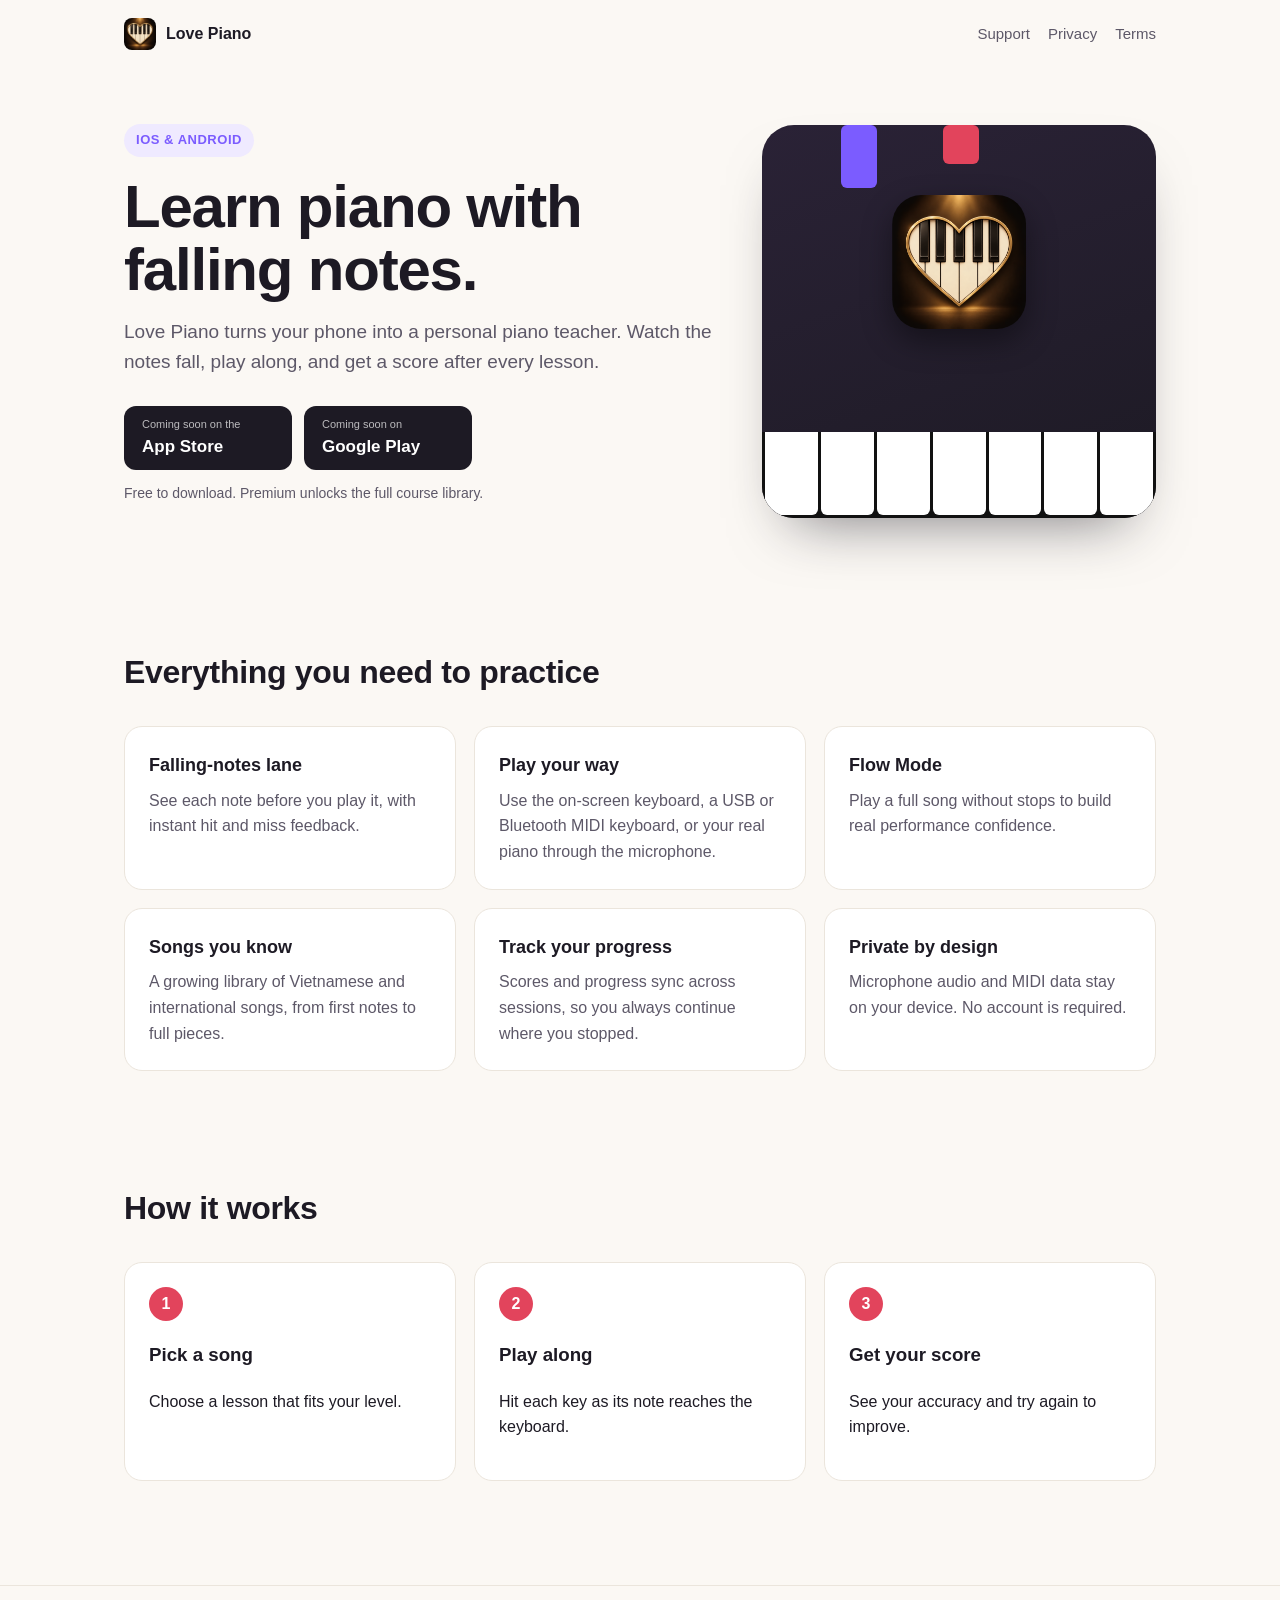
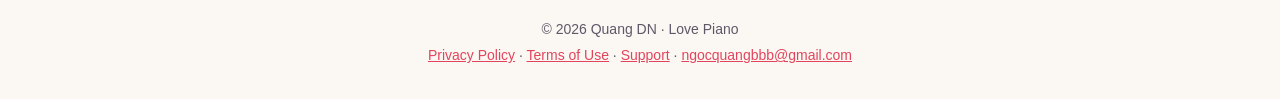
<file: index.html>
<!doctype html>
<html lang="en">
<head>
<meta charset="utf-8">
<meta name="viewport" content="width=device-width, initial-scale=1">
<title>Love Piano — Learn piano with falling notes</title>
<meta name="description" content="Love Piano turns your phone into a personal piano teacher. Play along with falling notes using the on-screen keyboard, a MIDI controller, or your microphone.">
<link rel="icon" type="image/png" href="./assets/icon-180.png">
<link rel="apple-touch-icon" href="./assets/icon-180.png">
<link rel="stylesheet" href="./assets/style.css">
</head>
<body>
<header class="nav">
  <a class="brand" href="./"><img src="./assets/icon-180.png" alt="" width="32" height="32">Love Piano</a>
  <nav>
    <a href="./support/">Support</a>
    <a href="./privacy/">Privacy</a>
    <a href="./terms/">Terms</a>
  </nav>
</header>
<main>
<section class="hero">
  <div>
    <span class="eyebrow">iOS &amp; Android</span>
    <h1>Learn piano with falling notes.</h1>
    <p class="lead">Love Piano turns your phone into a personal piano teacher. Watch the notes fall, play along, and get a score after every lesson.</p>
    <div class="badges">
      <span class="badge"><small>Coming soon on the</small><strong>App Store</strong></span>
      <span class="badge"><small>Coming soon on</small><strong>Google Play</strong></span>
    </div>
    <p class="note">Free to download. Premium unlocks the full course library.</p>
  </div>
  <div class="art" aria-hidden="true">
    <img class="icon" src="assets/icon-512.png" alt="">
    <span class="note-bar"></span><span class="note-bar"></span><span class="note-bar"></span>
    <div class="keys"><span></span><span></span><span></span><span></span><span></span><span></span><span></span></div>
  </div>
</section>
<section class="block">
  <h2>Everything you need to practice</h2>
  <div class="grid">
    <div class="card"><h3>Falling-notes lane</h3><p>See each note before you play it, with instant hit and miss feedback.</p></div>
    <div class="card"><h3>Play your way</h3><p>Use the on-screen keyboard, a USB or Bluetooth MIDI keyboard, or your real piano through the microphone.</p></div>
    <div class="card"><h3>Flow Mode</h3><p>Play a full song without stops to build real performance confidence.</p></div>
    <div class="card"><h3>Songs you know</h3><p>A growing library of Vietnamese and international songs, from first notes to full pieces.</p></div>
    <div class="card"><h3>Track your progress</h3><p>Scores and progress sync across sessions, so you always continue where you stopped.</p></div>
    <div class="card"><h3>Private by design</h3><p>Microphone audio and MIDI data stay on your device. No account is required.</p></div>
  </div>
</section>
<section class="block">
  <h2>How it works</h2>
  <ol class="steps">
    <li><h3>Pick a song</h3><p>Choose a lesson that fits your level.</p></li>
    <li><h3>Play along</h3><p>Hit each key as its note reaches the keyboard.</p></li>
    <li><h3>Get your score</h3><p>See your accuracy and try again to improve.</p></li>
  </ol>
</section>
</main>
<footer class="footer">
  <p>© 2026 Quang DN · Love Piano</p>
  <p><a href="./privacy/">Privacy Policy</a> · <a href="./terms/">Terms of Use</a> · <a href="./support/">Support</a> · <a href="mailto:ngocquangbbb@gmail.com">ngocquangbbb@gmail.com</a></p>
</footer>
</body>
</html>
</file>
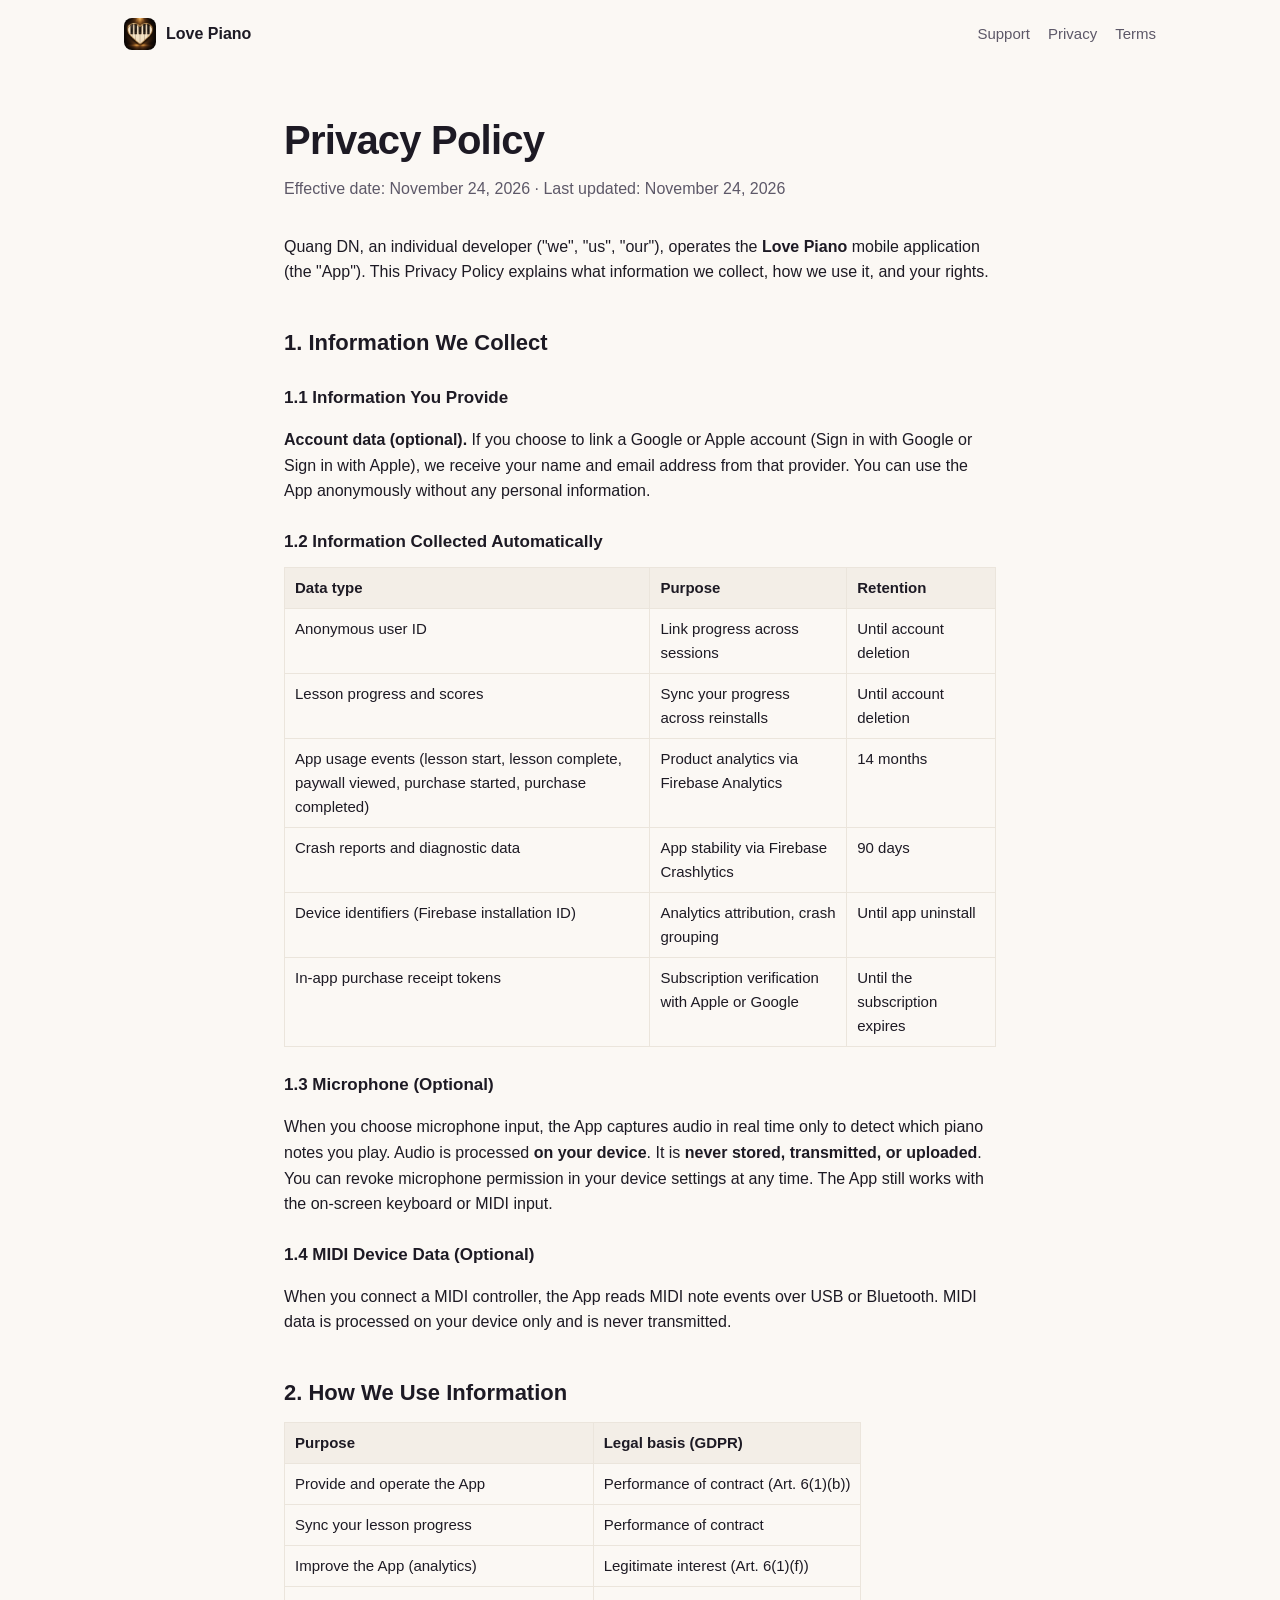
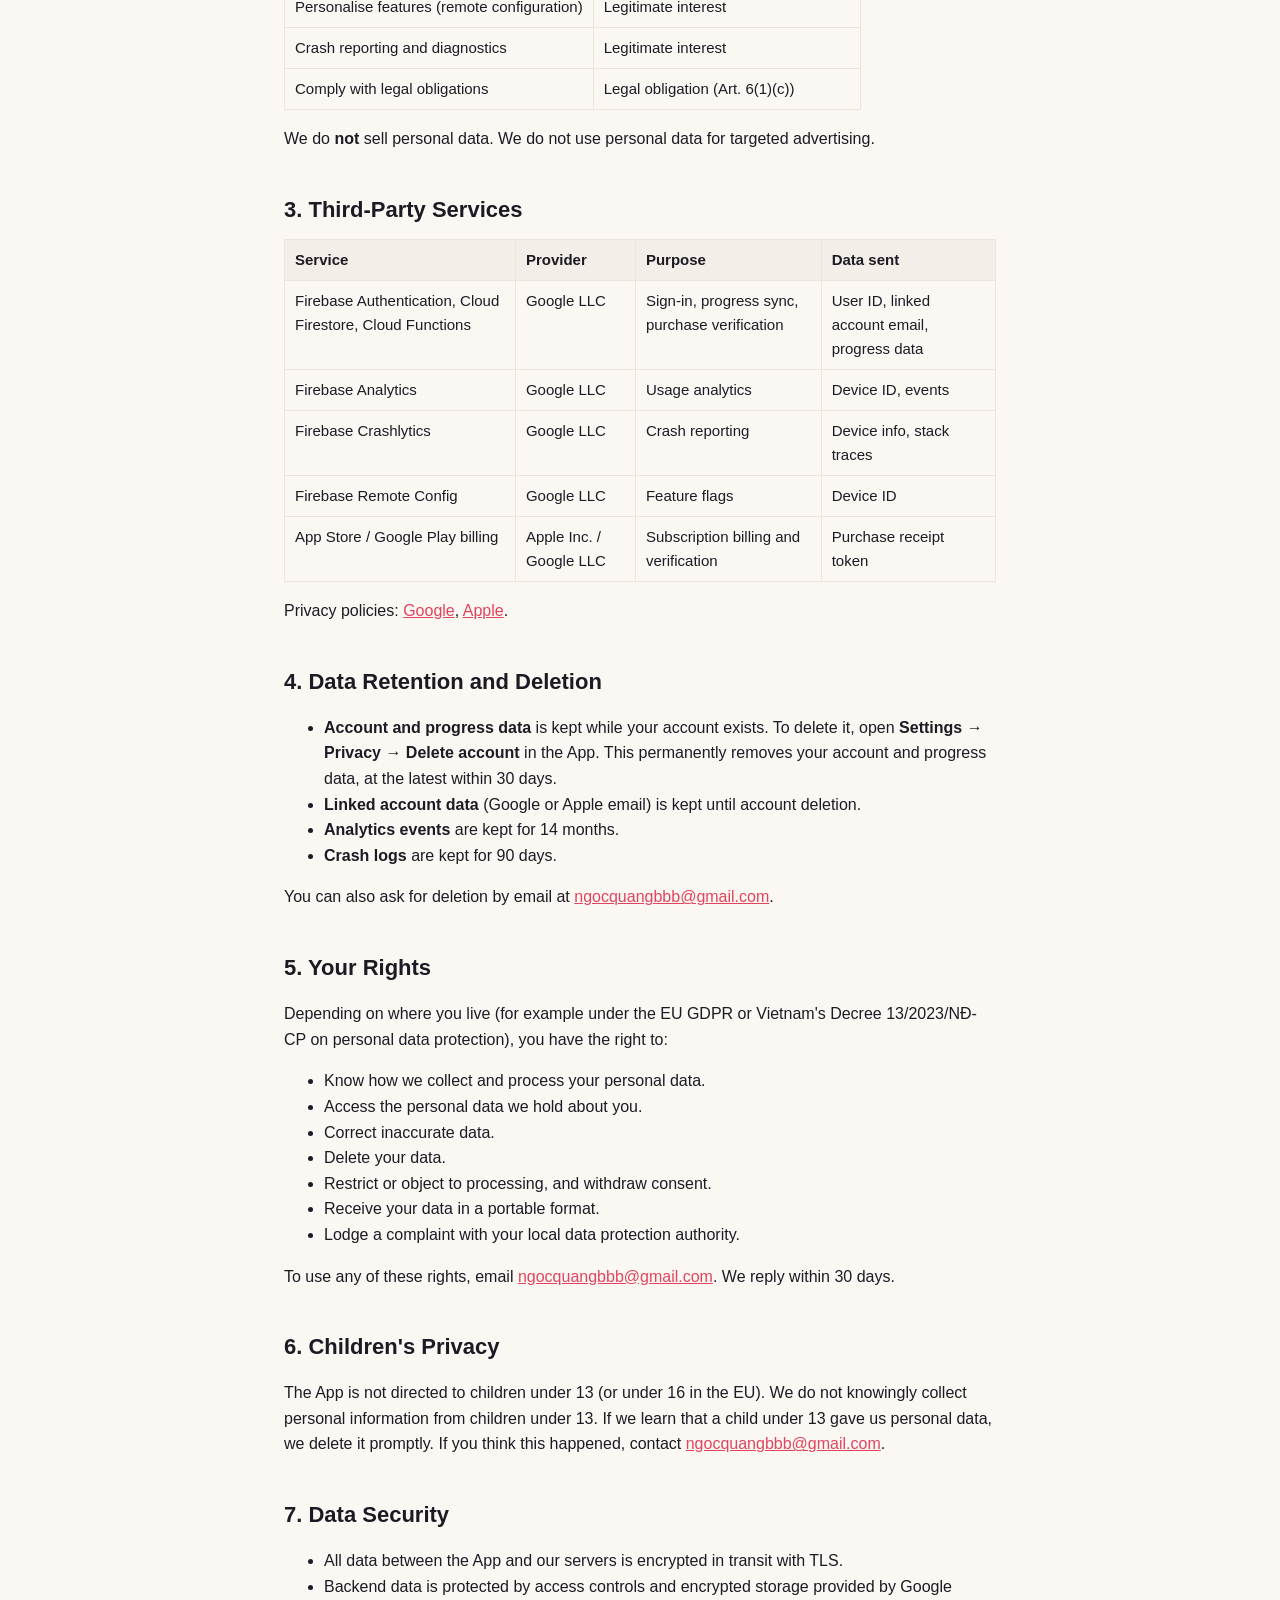
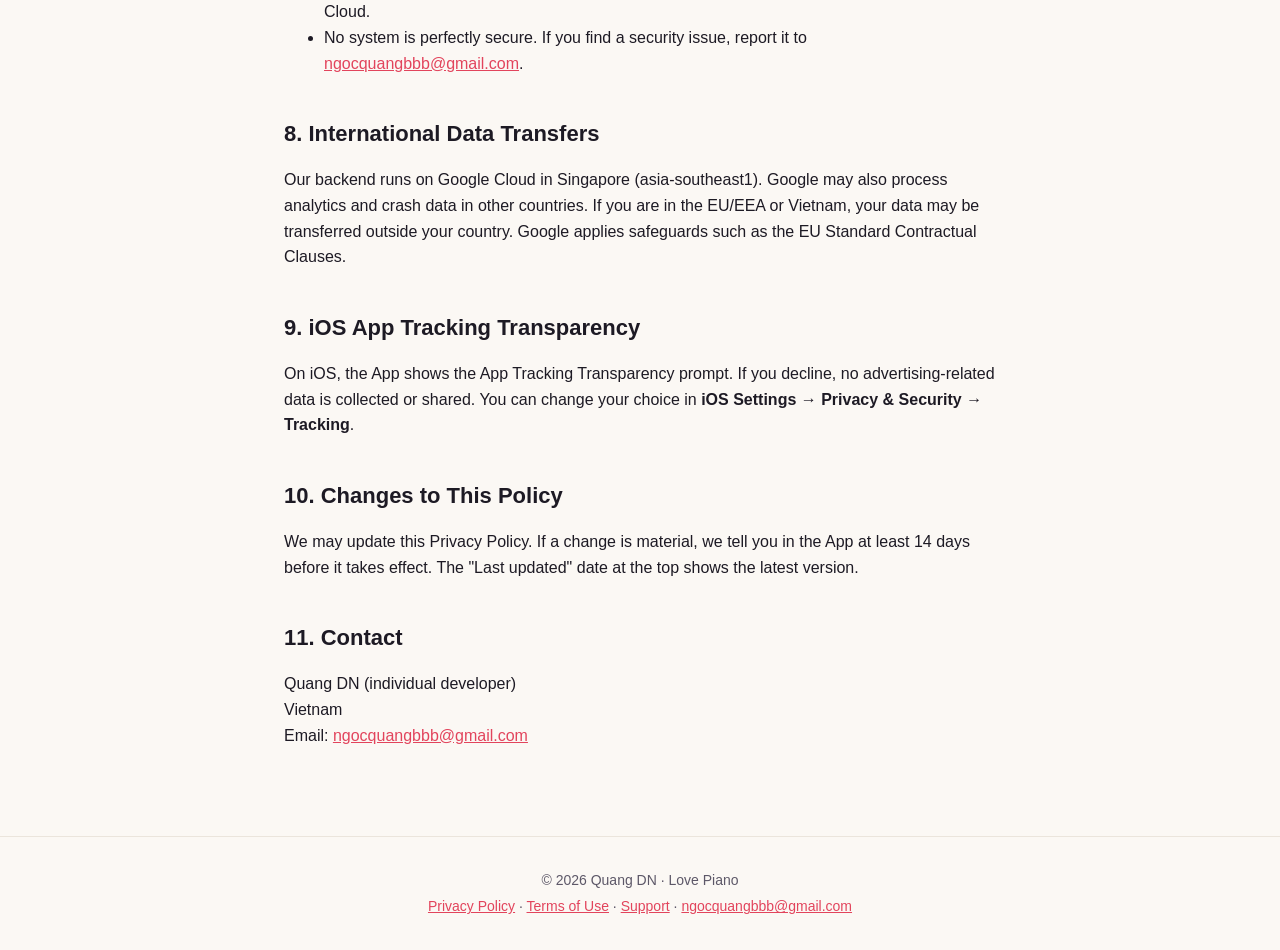
<file: privacy/index.html>
<!doctype html>
<html lang="en">
<head>
<meta charset="utf-8">
<meta name="viewport" content="width=device-width, initial-scale=1">
<title>Privacy Policy — Love Piano</title>
<meta name="description" content="How the Love Piano app collects, uses, and protects your information.">
<link rel="icon" type="image/png" href="../assets/icon-180.png">
<link rel="apple-touch-icon" href="../assets/icon-180.png">
<link rel="stylesheet" href="../assets/style.css">
</head>
<body>
<header class="nav">
  <a class="brand" href="../"><img src="../assets/icon-180.png" alt="" width="32" height="32">Love Piano</a>
  <nav>
    <a href="../support/">Support</a>
    <a href="../privacy/">Privacy</a>
    <a href="../terms/">Terms</a>
  </nav>
</header>
<main class="doc">
<h1>Privacy Policy</h1>
<p class="meta">Effective date: November 24, 2026 · Last updated: November 24, 2026</p>

<p>Quang DN, an individual developer ("we", "us", "our"), operates the <strong>Love Piano</strong> mobile application (the "App"). This Privacy Policy explains what information we collect, how we use it, and your rights.</p>

<h2>1. Information We Collect</h2>
<h3>1.1 Information You Provide</h3>
<p><strong>Account data (optional).</strong> If you choose to link a Google or Apple account (Sign in with Google or Sign in with Apple), we receive your name and email address from that provider. You can use the App anonymously without any personal information.</p>

<h3>1.2 Information Collected Automatically</h3>
<table>
<tr><th>Data type</th><th>Purpose</th><th>Retention</th></tr>
<tr><td>Anonymous user ID</td><td>Link progress across sessions</td><td>Until account deletion</td></tr>
<tr><td>Lesson progress and scores</td><td>Sync your progress across reinstalls</td><td>Until account deletion</td></tr>
<tr><td>App usage events (lesson start, lesson complete, paywall viewed, purchase started, purchase completed)</td><td>Product analytics via Firebase Analytics</td><td>14 months</td></tr>
<tr><td>Crash reports and diagnostic data</td><td>App stability via Firebase Crashlytics</td><td>90 days</td></tr>
<tr><td>Device identifiers (Firebase installation ID)</td><td>Analytics attribution, crash grouping</td><td>Until app uninstall</td></tr>
<tr><td>In-app purchase receipt tokens</td><td>Subscription verification with Apple or Google</td><td>Until the subscription expires</td></tr>
</table>

<h3>1.3 Microphone (Optional)</h3>
<p>When you choose microphone input, the App captures audio in real time only to detect which piano notes you play. Audio is processed <strong>on your device</strong>. It is <strong>never stored, transmitted, or uploaded</strong>. You can revoke microphone permission in your device settings at any time. The App still works with the on-screen keyboard or MIDI input.</p>

<h3>1.4 MIDI Device Data (Optional)</h3>
<p>When you connect a MIDI controller, the App reads MIDI note events over USB or Bluetooth. MIDI data is processed on your device only and is never transmitted.</p>

<h2>2. How We Use Information</h2>
<table>
<tr><th>Purpose</th><th>Legal basis (GDPR)</th></tr>
<tr><td>Provide and operate the App</td><td>Performance of contract (Art. 6(1)(b))</td></tr>
<tr><td>Sync your lesson progress</td><td>Performance of contract</td></tr>
<tr><td>Improve the App (analytics)</td><td>Legitimate interest (Art. 6(1)(f))</td></tr>
<tr><td>Personalise features (remote configuration)</td><td>Legitimate interest</td></tr>
<tr><td>Crash reporting and diagnostics</td><td>Legitimate interest</td></tr>
<tr><td>Comply with legal obligations</td><td>Legal obligation (Art. 6(1)(c))</td></tr>
</table>
<p>We do <strong>not</strong> sell personal data. We do not use personal data for targeted advertising.</p>

<h2>3. Third-Party Services</h2>
<table>
<tr><th>Service</th><th>Provider</th><th>Purpose</th><th>Data sent</th></tr>
<tr><td>Firebase Authentication, Cloud Firestore, Cloud Functions</td><td>Google LLC</td><td>Sign-in, progress sync, purchase verification</td><td>User ID, linked account email, progress data</td></tr>
<tr><td>Firebase Analytics</td><td>Google LLC</td><td>Usage analytics</td><td>Device ID, events</td></tr>
<tr><td>Firebase Crashlytics</td><td>Google LLC</td><td>Crash reporting</td><td>Device info, stack traces</td></tr>
<tr><td>Firebase Remote Config</td><td>Google LLC</td><td>Feature flags</td><td>Device ID</td></tr>
<tr><td>App Store / Google Play billing</td><td>Apple Inc. / Google LLC</td><td>Subscription billing and verification</td><td>Purchase receipt token</td></tr>
</table>
<p>Privacy policies: <a href="https://policies.google.com/privacy">Google</a>, <a href="https://www.apple.com/legal/privacy/">Apple</a>.</p>

<h2>4. Data Retention and Deletion</h2>
<ul>
<li><strong>Account and progress data</strong> is kept while your account exists. To delete it, open <strong>Settings → Privacy → Delete account</strong> in the App. This permanently removes your account and progress data, at the latest within 30 days.</li>
<li><strong>Linked account data</strong> (Google or Apple email) is kept until account deletion.</li>
<li><strong>Analytics events</strong> are kept for 14 months.</li>
<li><strong>Crash logs</strong> are kept for 90 days.</li>
</ul>
<p>You can also ask for deletion by email at <a href="mailto:ngocquangbbb@gmail.com">ngocquangbbb@gmail.com</a>.</p>

<h2>5. Your Rights</h2>
<p>Depending on where you live (for example under the EU GDPR or Vietnam's Decree 13/2023/NĐ-CP on personal data protection), you have the right to:</p>
<ul>
<li>Know how we collect and process your personal data.</li>
<li>Access the personal data we hold about you.</li>
<li>Correct inaccurate data.</li>
<li>Delete your data.</li>
<li>Restrict or object to processing, and withdraw consent.</li>
<li>Receive your data in a portable format.</li>
<li>Lodge a complaint with your local data protection authority.</li>
</ul>
<p>To use any of these rights, email <a href="mailto:ngocquangbbb@gmail.com">ngocquangbbb@gmail.com</a>. We reply within 30 days.</p>

<h2>6. Children's Privacy</h2>
<p>The App is not directed to children under 13 (or under 16 in the EU). We do not knowingly collect personal information from children under 13. If we learn that a child under 13 gave us personal data, we delete it promptly. If you think this happened, contact <a href="mailto:ngocquangbbb@gmail.com">ngocquangbbb@gmail.com</a>.</p>

<h2>7. Data Security</h2>
<ul>
<li>All data between the App and our servers is encrypted in transit with TLS.</li>
<li>Backend data is protected by access controls and encrypted storage provided by Google Cloud.</li>
<li>No system is perfectly secure. If you find a security issue, report it to <a href="mailto:ngocquangbbb@gmail.com">ngocquangbbb@gmail.com</a>.</li>
</ul>

<h2>8. International Data Transfers</h2>
<p>Our backend runs on Google Cloud in Singapore (asia-southeast1). Google may also process analytics and crash data in other countries. If you are in the EU/EEA or Vietnam, your data may be transferred outside your country. Google applies safeguards such as the EU Standard Contractual Clauses.</p>

<h2>9. iOS App Tracking Transparency</h2>
<p>On iOS, the App shows the App Tracking Transparency prompt. If you decline, no advertising-related data is collected or shared. You can change your choice in <strong>iOS Settings → Privacy &amp; Security → Tracking</strong>.</p>

<h2>10. Changes to This Policy</h2>
<p>We may update this Privacy Policy. If a change is material, we tell you in the App at least 14 days before it takes effect. The "Last updated" date at the top shows the latest version.</p>

<h2>11. Contact</h2>
<p>Quang DN (individual developer)<br>Vietnam<br>Email: <a href="mailto:ngocquangbbb@gmail.com">ngocquangbbb@gmail.com</a></p>

</main>
<footer class="footer">
  <p>© 2026 Quang DN · Love Piano</p>
  <p><a href="../privacy/">Privacy Policy</a> · <a href="../terms/">Terms of Use</a> · <a href="../support/">Support</a> · <a href="mailto:ngocquangbbb@gmail.com">ngocquangbbb@gmail.com</a></p>
</footer>
</body>
</html>
</file>
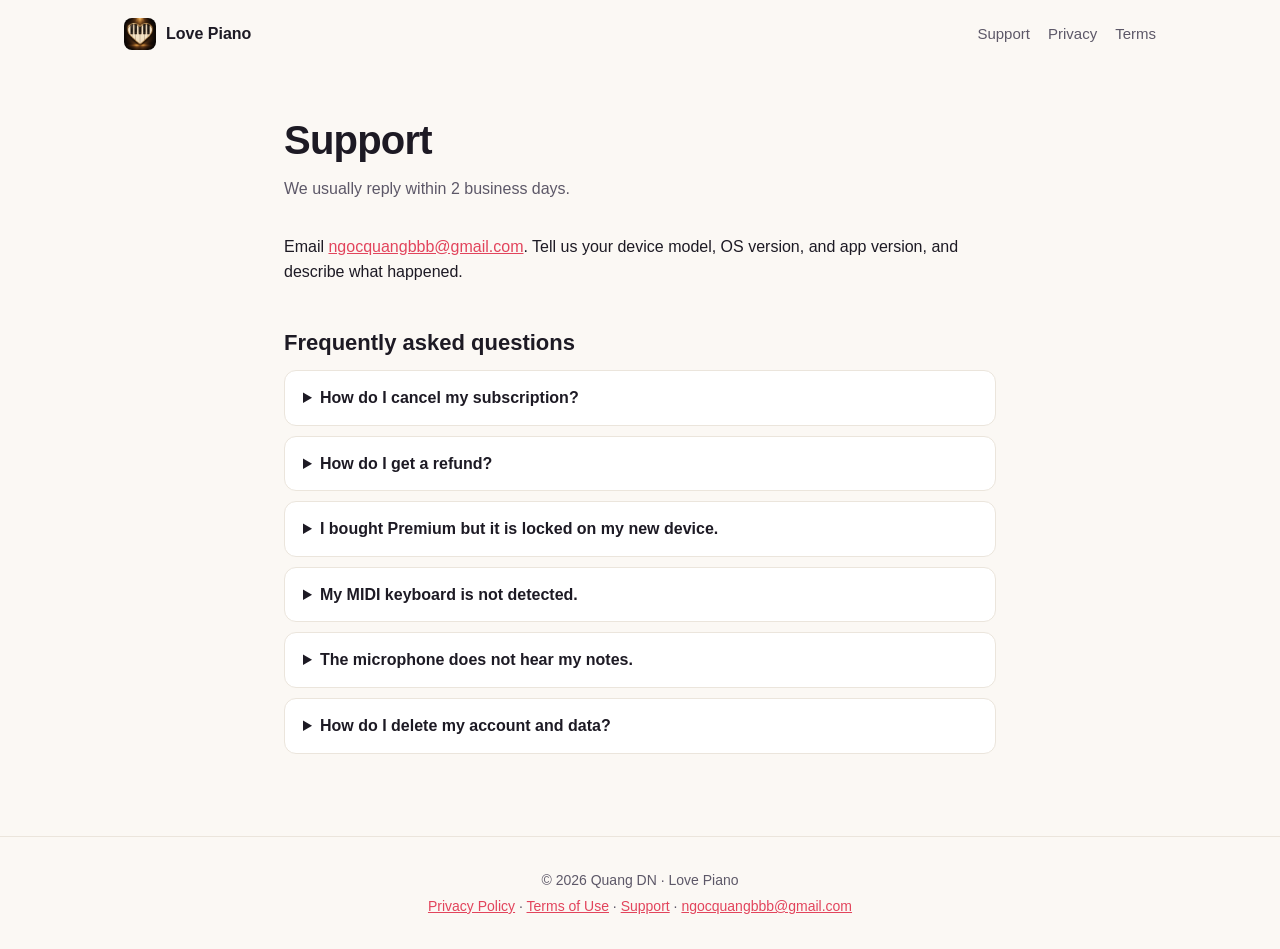
<file: support/index.html>
<!doctype html>
<html lang="en">
<head>
<meta charset="utf-8">
<meta name="viewport" content="width=device-width, initial-scale=1">
<title>Support — Love Piano</title>
<meta name="description" content="Get help with the Love Piano app: subscriptions, purchases, MIDI, microphone, and account deletion.">
<link rel="icon" type="image/png" href="../assets/icon-180.png">
<link rel="apple-touch-icon" href="../assets/icon-180.png">
<link rel="stylesheet" href="../assets/style.css">
</head>
<body>
<header class="nav">
  <a class="brand" href="../"><img src="../assets/icon-180.png" alt="" width="32" height="32">Love Piano</a>
  <nav>
    <a href="../support/">Support</a>
    <a href="../privacy/">Privacy</a>
    <a href="../terms/">Terms</a>
  </nav>
</header>
<main class="doc">
<h1>Support</h1>
<p class="meta">We usually reply within 2 business days.</p>
<p>Email <a href="mailto:ngocquangbbb@gmail.com?subject=Love%20Piano%20support">ngocquangbbb@gmail.com</a>. Tell us your device model, OS version, and app version, and describe what happened.</p>
<h2>Frequently asked questions</h2>
<details><summary>How do I cancel my subscription?</summary>
<p><strong>iPhone/iPad:</strong> open Settings → your name → Subscriptions → Love Piano → Cancel Subscription.<br><strong>Android:</strong> open Google Play → profile icon → Payments &amp; subscriptions → Subscriptions → Love Piano → Cancel.<br>Cancel at least 24 hours before the renewal date. Deleting the App does not cancel the subscription.</p></details>
<details><summary>How do I get a refund?</summary>
<p>Apple and Google handle all payments. Request a refund at <a href="https://reportaproblem.apple.com">reportaproblem.apple.com</a> or in your Google Play order history.</p></details>
<details><summary>I bought Premium but it is locked on my new device.</summary>
<p>Sign in to the same Apple ID or Google account that made the purchase. Then open the paywall in the App and tap <strong>Restore purchases</strong>.</p></details>
<details><summary>My MIDI keyboard is not detected.</summary>
<p>Connect the keyboard before you open a lesson. For USB, use a USB-C or Lightning adapter that supports MIDI devices. For Bluetooth MIDI, turn on Bluetooth and put the keyboard in pairing mode.</p></details>
<details><summary>The microphone does not hear my notes.</summary>
<p>Allow microphone access in your device settings. Put the phone near the piano, in a quiet room. Play each note clearly. Microphone audio is processed on your device and is never recorded.</p></details>
<details><summary>How do I delete my account and data?</summary>
<p>Open <strong>Settings → Privacy → Delete account</strong> in the App. This permanently removes your account and progress. You can also email us to ask for deletion. See the <a href="../privacy/">Privacy Policy</a> for details.</p></details>
</main>
<footer class="footer">
  <p>© 2026 Quang DN · Love Piano</p>
  <p><a href="../privacy/">Privacy Policy</a> · <a href="../terms/">Terms of Use</a> · <a href="../support/">Support</a> · <a href="mailto:ngocquangbbb@gmail.com">ngocquangbbb@gmail.com</a></p>
</footer>
</body>
</html>
</file>
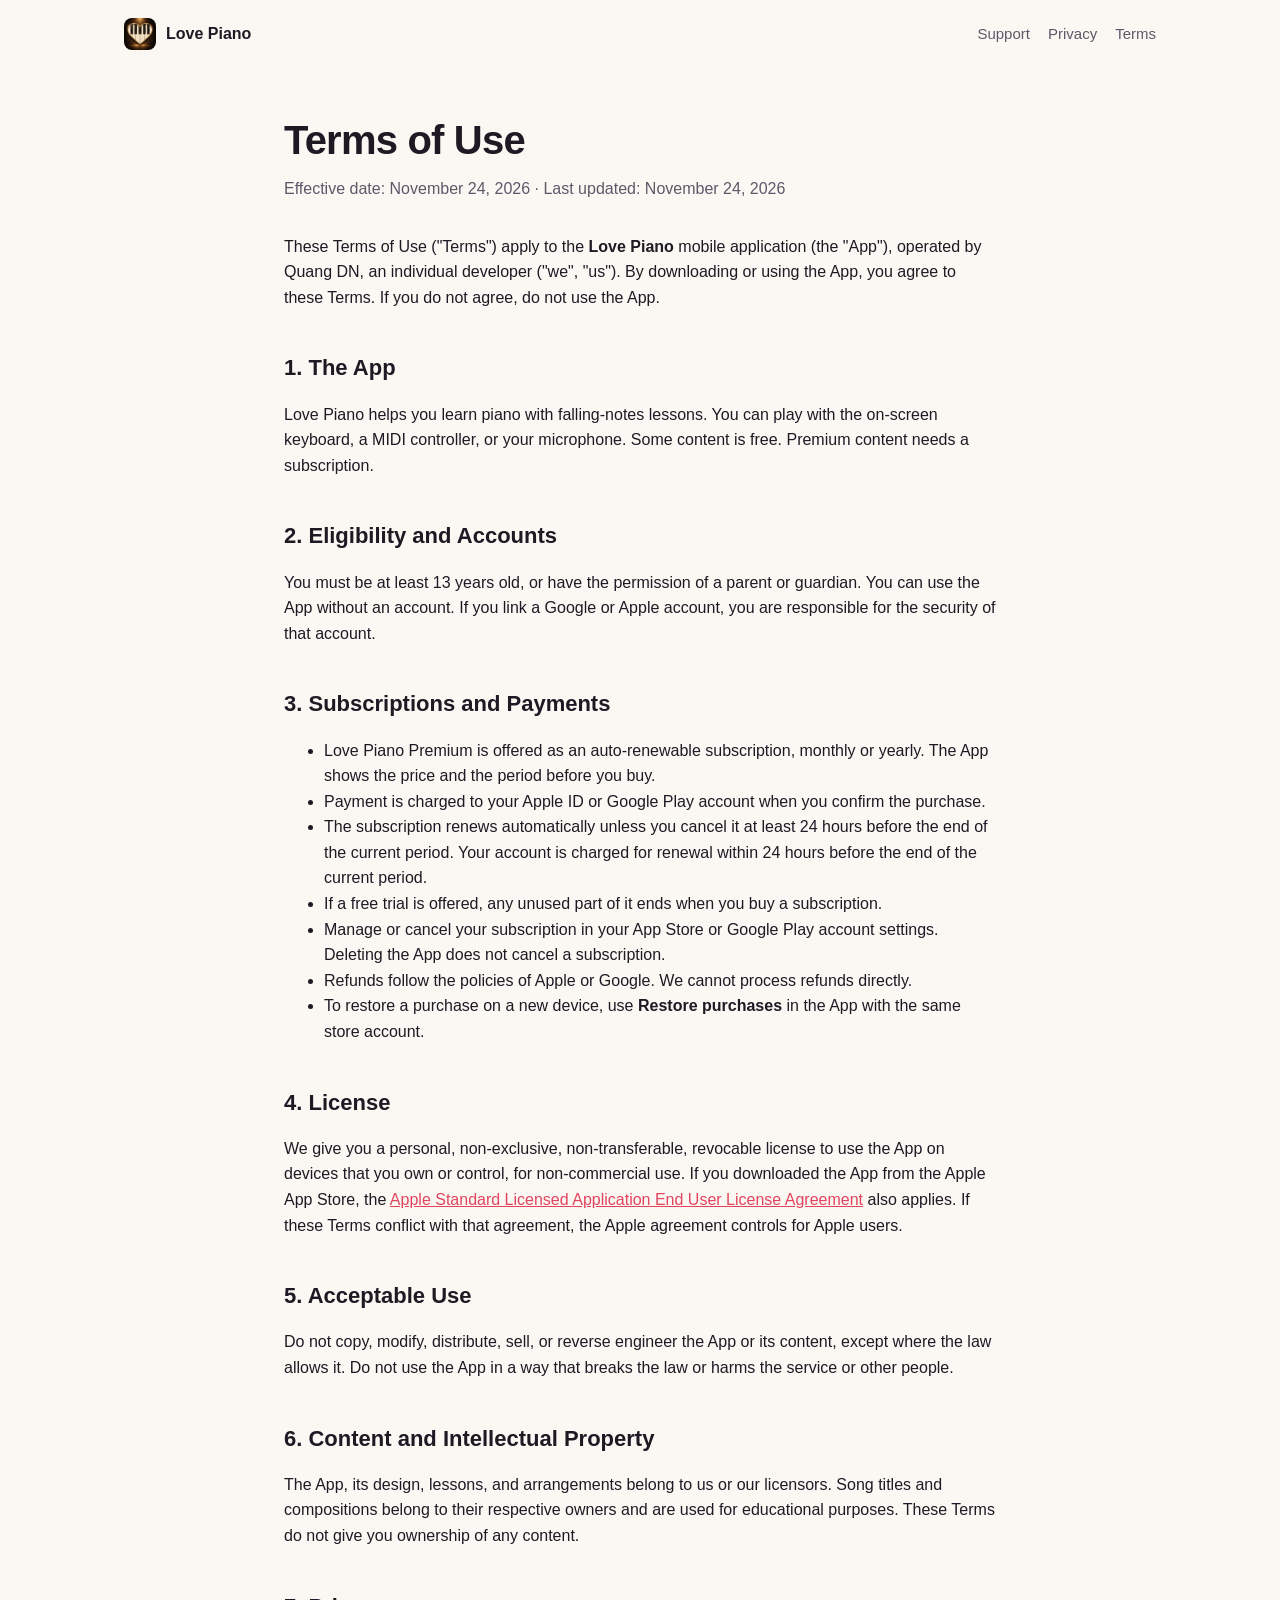
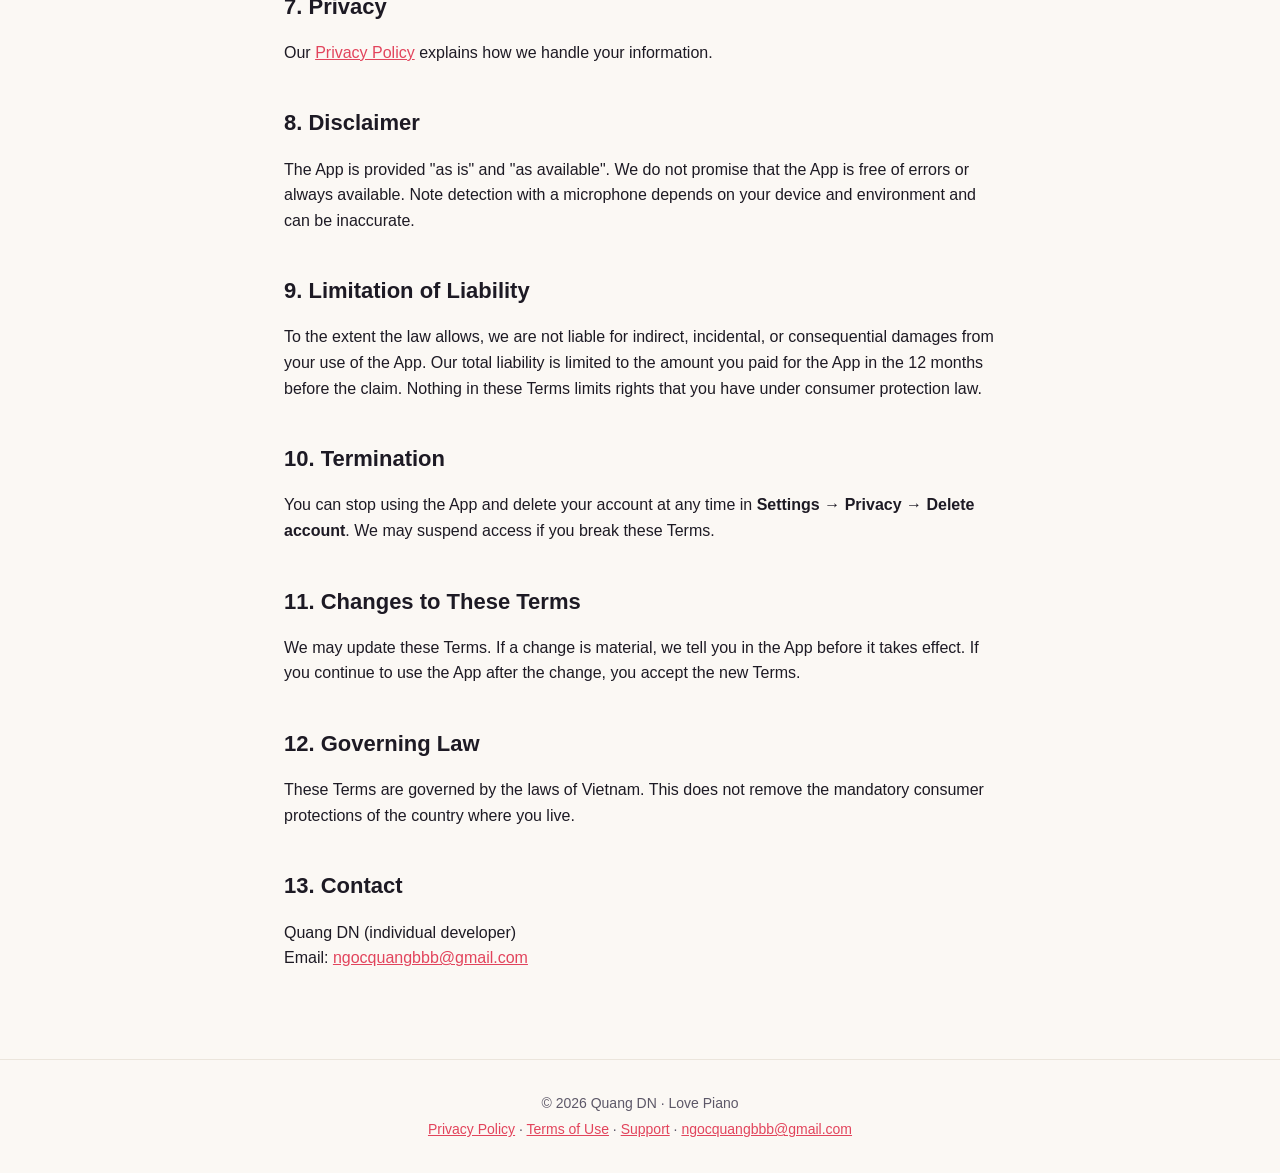
<file: terms/index.html>
<!doctype html>
<html lang="en">
<head>
<meta charset="utf-8">
<meta name="viewport" content="width=device-width, initial-scale=1">
<title>Terms of Use — Love Piano</title>
<meta name="description" content="The terms that apply when you use the Love Piano app and its subscriptions.">
<link rel="icon" type="image/png" href="../assets/icon-180.png">
<link rel="apple-touch-icon" href="../assets/icon-180.png">
<link rel="stylesheet" href="../assets/style.css">
</head>
<body>
<header class="nav">
  <a class="brand" href="../"><img src="../assets/icon-180.png" alt="" width="32" height="32">Love Piano</a>
  <nav>
    <a href="../support/">Support</a>
    <a href="../privacy/">Privacy</a>
    <a href="../terms/">Terms</a>
  </nav>
</header>
<main class="doc">
<h1>Terms of Use</h1>
<p class="meta">Effective date: November 24, 2026 · Last updated: November 24, 2026</p>

<p>These Terms of Use ("Terms") apply to the <strong>Love Piano</strong> mobile application (the "App"), operated by Quang DN, an individual developer ("we", "us"). By downloading or using the App, you agree to these Terms. If you do not agree, do not use the App.</p>

<h2>1. The App</h2>
<p>Love Piano helps you learn piano with falling-notes lessons. You can play with the on-screen keyboard, a MIDI controller, or your microphone. Some content is free. Premium content needs a subscription.</p>

<h2>2. Eligibility and Accounts</h2>
<p>You must be at least 13 years old, or have the permission of a parent or guardian. You can use the App without an account. If you link a Google or Apple account, you are responsible for the security of that account.</p>

<h2>3. Subscriptions and Payments</h2>
<ul>
<li>Love Piano Premium is offered as an auto-renewable subscription, monthly or yearly. The App shows the price and the period before you buy.</li>
<li>Payment is charged to your Apple ID or Google Play account when you confirm the purchase.</li>
<li>The subscription renews automatically unless you cancel it at least 24 hours before the end of the current period. Your account is charged for renewal within 24 hours before the end of the current period.</li>
<li>If a free trial is offered, any unused part of it ends when you buy a subscription.</li>
<li>Manage or cancel your subscription in your App Store or Google Play account settings. Deleting the App does not cancel a subscription.</li>
<li>Refunds follow the policies of Apple or Google. We cannot process refunds directly.</li>
<li>To restore a purchase on a new device, use <strong>Restore purchases</strong> in the App with the same store account.</li>
</ul>

<h2>4. License</h2>
<p>We give you a personal, non-exclusive, non-transferable, revocable license to use the App on devices that you own or control, for non-commercial use. If you downloaded the App from the Apple App Store, the <a href="https://www.apple.com/legal/internet-services/itunes/dev/stdeula/">Apple Standard Licensed Application End User License Agreement</a> also applies. If these Terms conflict with that agreement, the Apple agreement controls for Apple users.</p>

<h2>5. Acceptable Use</h2>
<p>Do not copy, modify, distribute, sell, or reverse engineer the App or its content, except where the law allows it. Do not use the App in a way that breaks the law or harms the service or other people.</p>

<h2>6. Content and Intellectual Property</h2>
<p>The App, its design, lessons, and arrangements belong to us or our licensors. Song titles and compositions belong to their respective owners and are used for educational purposes. These Terms do not give you ownership of any content.</p>

<h2>7. Privacy</h2>
<p>Our <a href="../privacy/">Privacy Policy</a> explains how we handle your information.</p>

<h2>8. Disclaimer</h2>
<p>The App is provided "as is" and "as available". We do not promise that the App is free of errors or always available. Note detection with a microphone depends on your device and environment and can be inaccurate.</p>

<h2>9. Limitation of Liability</h2>
<p>To the extent the law allows, we are not liable for indirect, incidental, or consequential damages from your use of the App. Our total liability is limited to the amount you paid for the App in the 12 months before the claim. Nothing in these Terms limits rights that you have under consumer protection law.</p>

<h2>10. Termination</h2>
<p>You can stop using the App and delete your account at any time in <strong>Settings → Privacy → Delete account</strong>. We may suspend access if you break these Terms.</p>

<h2>11. Changes to These Terms</h2>
<p>We may update these Terms. If a change is material, we tell you in the App before it takes effect. If you continue to use the App after the change, you accept the new Terms.</p>

<h2>12. Governing Law</h2>
<p>These Terms are governed by the laws of Vietnam. This does not remove the mandatory consumer protections of the country where you live.</p>

<h2>13. Contact</h2>
<p>Quang DN (individual developer)<br>Email: <a href="mailto:ngocquangbbb@gmail.com">ngocquangbbb@gmail.com</a></p>

</main>
<footer class="footer">
  <p>© 2026 Quang DN · Love Piano</p>
  <p><a href="../privacy/">Privacy Policy</a> · <a href="../terms/">Terms of Use</a> · <a href="../support/">Support</a> · <a href="mailto:ngocquangbbb@gmail.com">ngocquangbbb@gmail.com</a></p>
</footer>
</body>
</html>
</file>
<file: assets/style.css>
:root{--ink:#1d1a24;--muted:#5d5868;--bg:#fbf8f4;--card:#fff;--line:#ebe5dc;--accent:#e2445c;--accent-2:#7b5cff;--radius:18px;font-family:ui-sans-serif,-apple-system,"Segoe UI",Roboto,Helvetica,Arial,sans-serif}
*{box-sizing:border-box}
html{-webkit-text-size-adjust:100%}
body{margin:0;background:var(--bg);color:var(--ink);line-height:1.6}
a{color:var(--accent)}
img{max-width:100%}
.nav{display:flex;align-items:center;justify-content:space-between;gap:16px;max-width:1080px;margin:0 auto;padding:18px 24px}
.brand{display:flex;align-items:center;gap:10px;font-weight:700;color:var(--ink);text-decoration:none}
.brand img{border-radius:8px}
.nav nav{display:flex;gap:18px}
.nav nav a{color:var(--muted);text-decoration:none;font-size:15px}
.nav nav a:hover{color:var(--ink)}
.hero{max-width:1080px;margin:0 auto;padding:56px 24px 72px;display:grid;grid-template-columns:1.2fr .8fr;gap:48px;align-items:center}
.eyebrow{display:inline-block;font-size:13px;font-weight:600;letter-spacing:.04em;text-transform:uppercase;color:var(--accent-2);background:#efeaff;padding:6px 12px;border-radius:999px}
.hero h1{font-size:clamp(36px,5.4vw,60px);line-height:1.05;letter-spacing:-.02em;margin:18px 0 16px}
.hero p.lead{font-size:19px;color:var(--muted);max-width:34em;margin:0 0 28px}
.badges{display:flex;flex-wrap:wrap;gap:12px}
.badge{display:inline-flex;flex-direction:column;padding:10px 18px;border-radius:12px;background:var(--ink);color:#fff;text-decoration:none;min-width:168px}
.badge small{font-size:11px;opacity:.7}
.badge strong{font-size:17px}
.note{font-size:14px;color:var(--muted);margin-top:12px}
.art{position:relative;aspect-ratio:1;border-radius:32px;background:linear-gradient(160deg,#2a2236,#1d1a24);overflow:hidden;box-shadow:0 30px 60px -30px rgba(29,26,36,.6)}
.art .icon{position:absolute;top:18%;left:50%;transform:translateX(-50%);width:34%;border-radius:22%;box-shadow:0 12px 30px rgba(0,0,0,.4)}
.art .note-bar{position:absolute;width:9%;border-radius:6px;background:var(--accent);animation:fall 3.2s linear infinite}
.art .note-bar:nth-child(3){left:20%;height:16%;background:var(--accent-2);animation-delay:-1.1s}
.art .note-bar:nth-child(4){left:46%;height:10%;animation-delay:-2.2s}
.art .note-bar:nth-child(5){left:72%;height:20%;background:#ffb23f;animation-delay:-.4s}
.art .keys{position:absolute;left:0;right:0;bottom:0;height:22%;display:grid;grid-template-columns:repeat(7,1fr);gap:3px;padding:0 3px 3px;background:#111}
.art .keys span{background:#fff;border-radius:0 0 6px 6px}
@keyframes fall{from{top:-20%}to{top:78%}}
@media (prefers-reduced-motion:reduce){.art .note-bar{animation:none;top:40%}}
section.block{max-width:1080px;margin:0 auto;padding:56px 24px}
section.block h2{font-size:32px;letter-spacing:-.01em;margin:0 0 28px}
.grid{display:grid;grid-template-columns:repeat(3,1fr);gap:18px}
.card{background:var(--card);border:1px solid var(--line);border-radius:var(--radius);padding:24px}
.card h3{margin:0 0 8px;font-size:18px}
.card p{margin:0;color:var(--muted)}
.steps{counter-reset:s;display:grid;grid-template-columns:repeat(3,1fr);gap:18px;list-style:none;padding:0;margin:0}
.steps li{counter-increment:s;background:var(--card);border:1px solid var(--line);border-radius:var(--radius);padding:24px}
.steps li::before{content:counter(s);display:grid;place-items:center;width:34px;height:34px;border-radius:50%;background:var(--accent);color:#fff;font-weight:700;margin-bottom:12px}
.footer{border-top:1px solid var(--line);margin-top:48px;padding:28px 24px;text-align:center;color:var(--muted);font-size:14px}
.footer p{margin:4px 0}
.doc{max-width:760px;margin:0 auto;padding:32px 24px 24px}
.doc h1{font-size:40px;letter-spacing:-.02em;margin:8px 0 4px}
.doc .meta{color:var(--muted);margin:0 0 32px}
.doc h2{font-size:22px;margin:40px 0 10px}
.doc h3{font-size:17px;margin:24px 0 6px}
.doc table{width:100%;border-collapse:collapse;font-size:15px;margin:12px 0;display:block;overflow-x:auto}
.doc th,.doc td{border:1px solid var(--line);padding:8px 10px;text-align:left;vertical-align:top}
.doc th{background:#f3eee7}
.doc details{background:var(--card);border:1px solid var(--line);border-radius:12px;padding:14px 18px;margin:10px 0}
.doc summary{font-weight:600;cursor:pointer}
@media (max-width:820px){.hero{grid-template-columns:1fr;padding-top:24px}.art{max-width:360px}.grid,.steps{grid-template-columns:1fr}.nav nav{gap:12px}}
</file>
